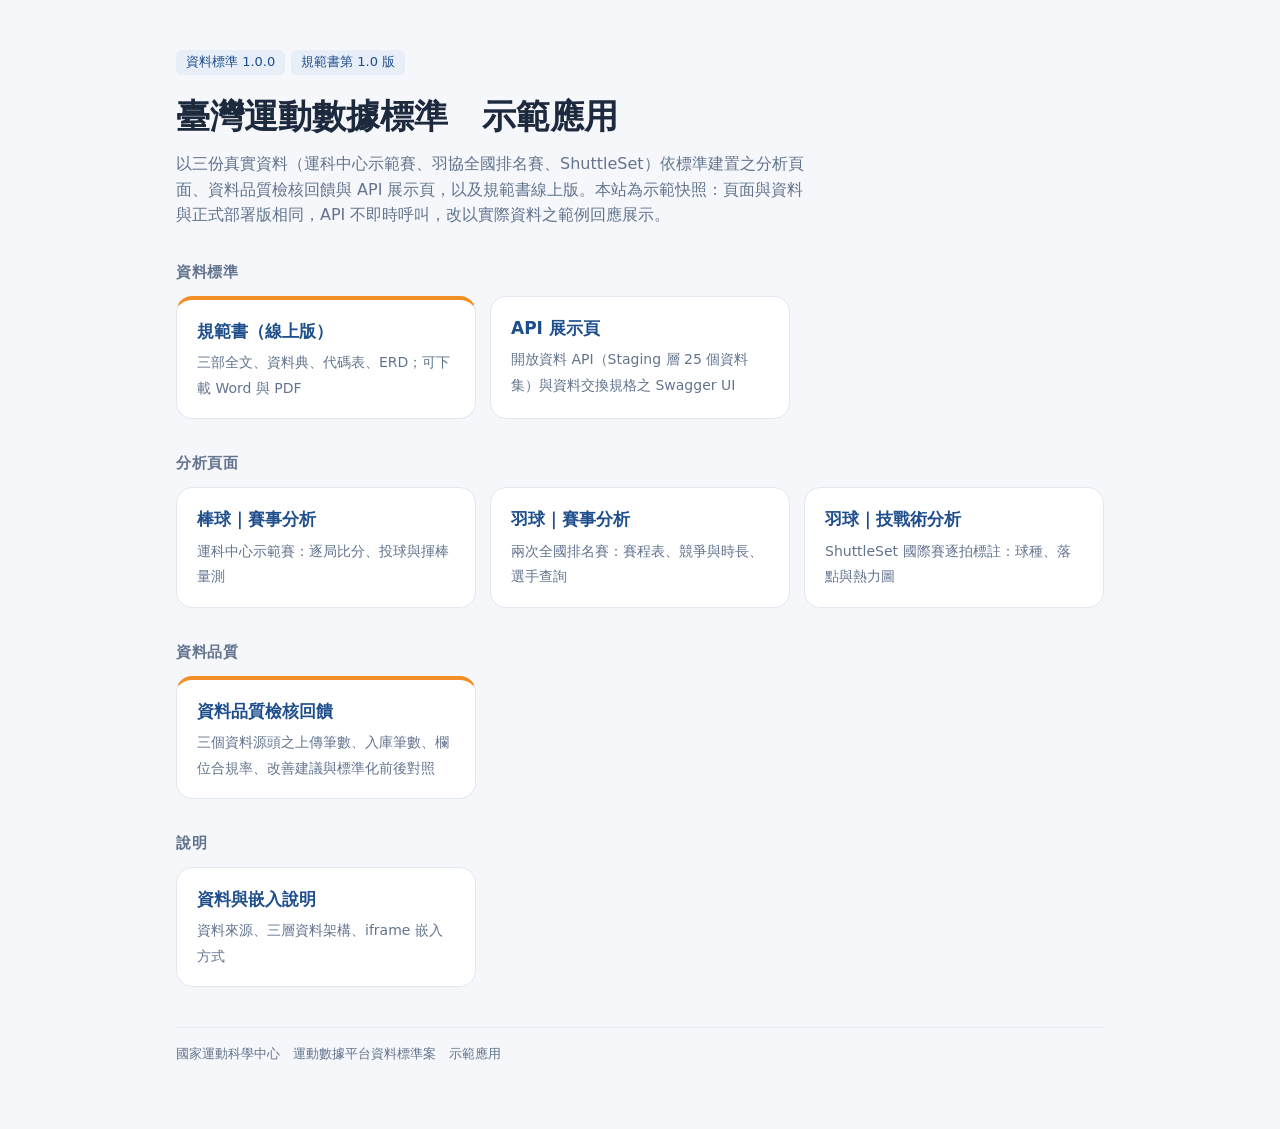
<file: index.html>
<!doctype html>
<html lang="zh-Hant">
<head>
<meta charset="utf-8">
<meta name="viewport" content="width=device-width, initial-scale=1">
<title>臺灣運動數據標準｜示範應用</title>
<meta name="description" content="臺灣運動數據標準 1.0.0 之示範應用：真實資料分析頁面、資料品質檢核回饋、規範書線上版與 API 展示頁">
<style>
  :root { --bg: #F5F7FA; --card: #FFFFFF; --ink: #1D293D; --sub: #62748E; --line: #E2E8F0; --brand: #1E4E8C; --brand-soft: #E8EEF7; --accent: #F29027; }
  * { box-sizing: border-box; }
  body { margin: 0; background: var(--bg); color: var(--ink);
    font-family: "Noto Sans TC", "Microsoft JhengHei", "PingFang TC", system-ui, sans-serif; line-height: 1.6; }
  main { max-width: 960px; margin: 0 auto; padding: 48px 16px 64px; }
  .tag { display: inline-block; font-size: 13px; color: var(--brand); background: var(--brand-soft); border-radius: 6px; padding: 2px 10px; margin-right: 6px; }
  h1 { font-size: clamp(26px, 4vw, 34px); margin: 14px 0 8px; text-wrap: balance; }
  .lead { color: var(--sub); max-width: 62ch; margin: 0 0 32px; }
  h2 { font-size: 15px; letter-spacing: .04em; color: var(--sub); margin: 32px 0 12px; font-weight: 700; }
  .grid { display: grid; grid-template-columns: repeat(auto-fill, minmax(260px, 1fr)); gap: 14px; }
  a.card { display: block; min-width: 0; background: var(--card); border: 1px solid var(--line); border-radius: 16px; padding: 18px 20px;
    color: inherit; text-decoration: none; transition: border-color .15s, box-shadow .15s; }
  a.card:hover, a.card:focus-visible { border-color: var(--brand); box-shadow: 0 4px 16px rgba(30, 78, 140, .12); outline: none; }
  .card b { display: block; font-size: 17px; color: var(--brand); margin-bottom: 4px; }
  .card span { font-size: 14px; color: var(--sub); }
  .card.primary { border-top: 4px solid var(--accent); }
  footer { margin-top: 40px; font-size: 13px; color: var(--sub); border-top: 1px solid var(--line); padding-top: 16px; }
</style>
</head>
<body>
<main>
  <span class="tag">資料標準 1.0.0</span><span class="tag">規範書第 1.0 版</span>
  <h1>臺灣運動數據標準　示範應用</h1>
  <p class="lead">以三份真實資料（運科中心示範賽、羽協全國排名賽、ShuttleSet）依標準建置之分析頁面、資料品質檢核回饋與 API 展示頁，以及規範書線上版。本站為示範快照：頁面與資料與正式部署版相同，API 不即時呼叫，改以實際資料之範例回應展示。</p>

  <h2>資料標準</h2>
  <div class="grid">
    <a class="card primary" href="apps/#/standard"><b>規範書（線上版）</b><span>三部全文、資料典、代碼表、ERD；可下載 Word 與 PDF</span></a>
    <a class="card" href="apps/#/open-api"><b>API 展示頁</b><span>開放資料 API（Staging 層 25 個資料集）與資料交換規格之 Swagger UI</span></a>
  </div>

  <h2>分析頁面</h2>
  <div class="grid">
    <a class="card" href="apps/#/baseball/game"><b>棒球｜賽事分析</b><span>運科中心示範賽：逐局比分、投球與揮棒量測</span></a>
    <a class="card" href="apps/#/badminton/tournament"><b>羽球｜賽事分析</b><span>兩次全國排名賽：賽程表、競爭與時長、選手查詢</span></a>
    <a class="card" href="apps/#/badminton/tactics"><b>羽球｜技戰術分析</b><span>ShuttleSet 國際賽逐拍標註：球種、落點與熱力圖</span></a>
  </div>

  <h2>資料品質</h2>
  <div class="grid">
    <a class="card primary" href="apps/#/quality"><b>資料品質檢核回饋</b><span>三個資料源頭之上傳筆數、入庫筆數、欄位合規率、改善建議與標準化前後對照</span></a>
  </div>

  <h2>說明</h2>
  <div class="grid">
    <a class="card" href="apps/#/about"><b>資料與嵌入說明</b><span>資料來源、三層資料架構、iframe 嵌入方式</span></a>
  </div>

  <footer>國家運動科學中心　運動數據平台資料標準案　示範應用</footer>
</main>
</body>
</html>
</file>
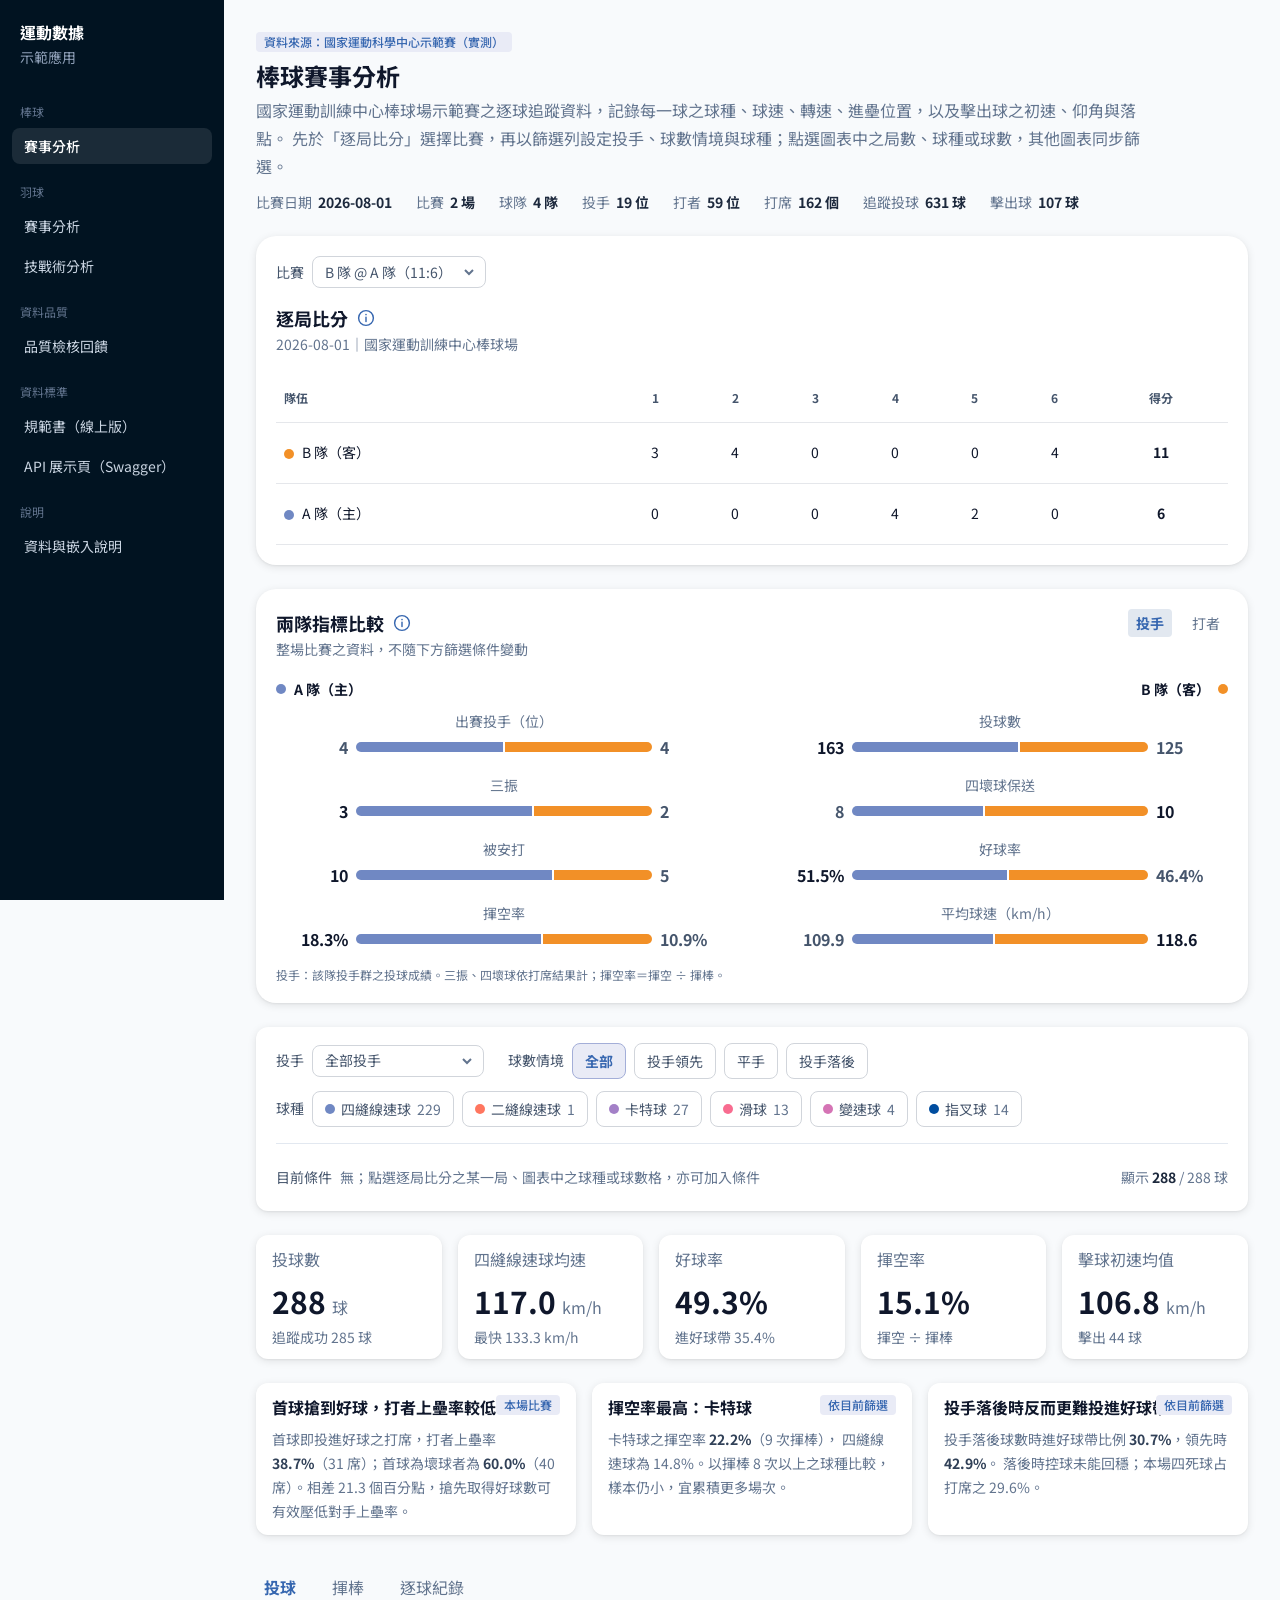
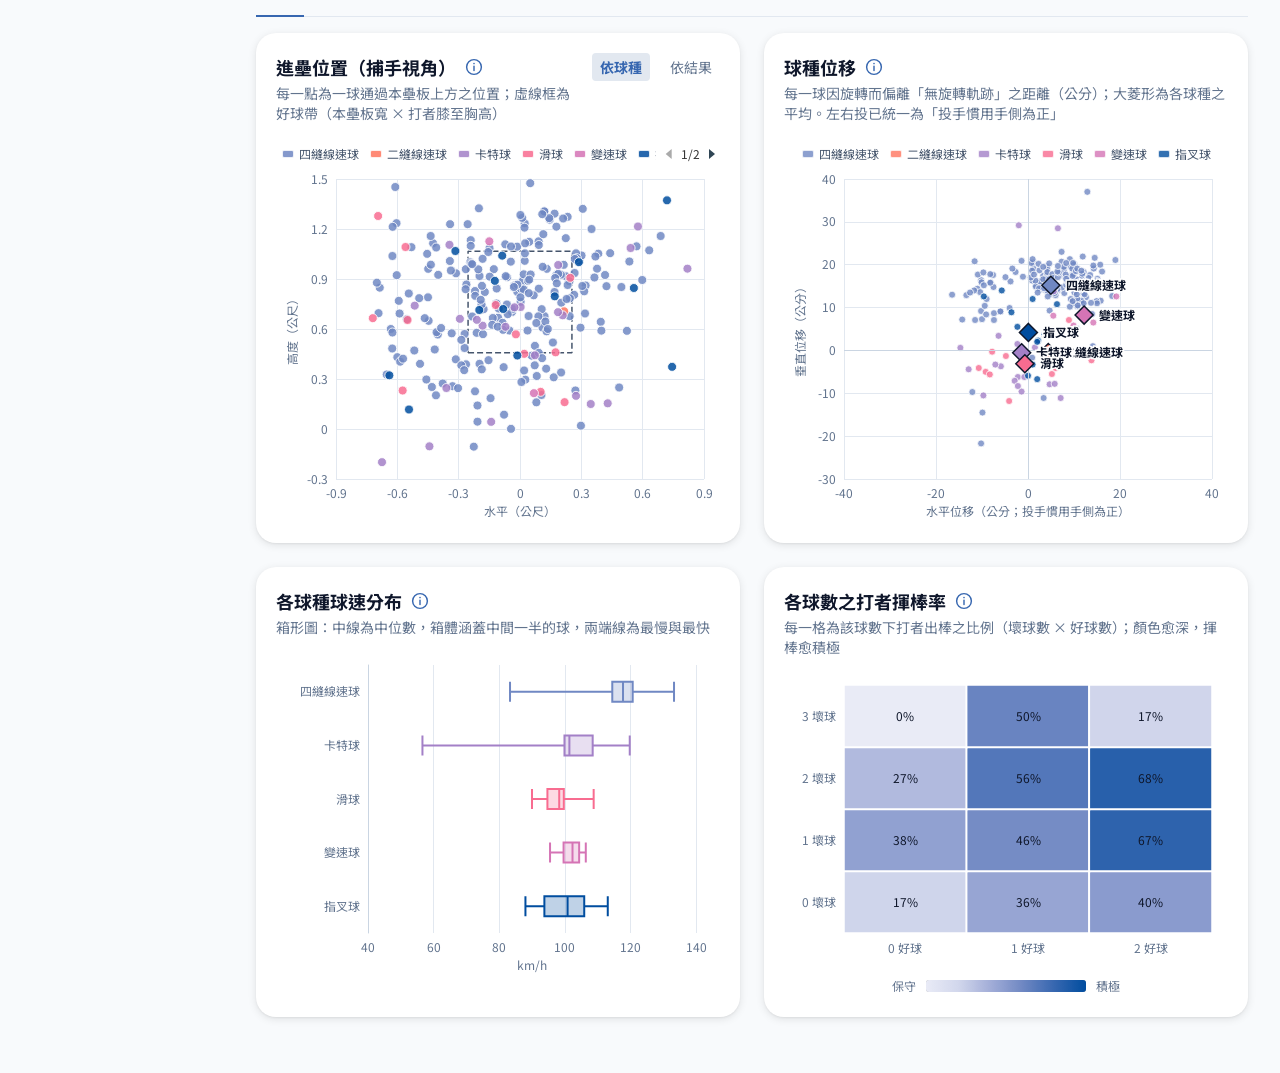
<file: apps/index.html>
<!DOCTYPE html><html  lang="zh-Hant-TW"><head><meta charset="utf-8">
<meta name="viewport" content="width=device-width, initial-scale=1">
<title>運動數據示範應用</title>
<link rel="preconnect" href="https://fonts.googleapis.com">
<link rel="stylesheet" href="https://fonts.googleapis.com/css2?family=Noto+Sans+TC:wght@400;500;700&display=swap">
<link rel="stylesheet" href="./assets/entry.0-yKn_nq.css" crossorigin>
<link rel="modulepreload" as="script" crossorigin href="./assets/CpS2ANFC.js">
<script type="module" src="./assets/CpS2ANFC.js" crossorigin></script>
<link rel="prefetch" as="script" crossorigin href="./assets/CNeXZapM.js">
<link rel="prefetch" as="script" crossorigin href="./assets/DyV7DLQb.js">
<link rel="prefetch" as="script" crossorigin href="./assets/CwdD1D-e.js">
<link rel="prefetch" as="script" crossorigin href="./assets/DlAUqK2U.js">
<link rel="prefetch" as="style" crossorigin href="./assets/error-404.DL_4WIao.css">
<link rel="prefetch" as="script" crossorigin href="./assets/TZNGVIUY.js">
<link rel="prefetch" as="script" crossorigin href="./assets/B1QBVtfF.js">
<link rel="prefetch" as="style" crossorigin href="./assets/error-500.I1Dtv2V5.css">
<link rel="prefetch" as="script" crossorigin href="./assets/Bxq-R-tT.js">
<script id="unhead:payload" type="application/json">{"title":"運動數據示範應用"}</script></head><body><div id="__nuxt"></div><div id="teleports"></div><script>window.__NUXT__={};window.__NUXT__.config={public:{dataBase:"data"},app:{baseURL:"/",buildId:"b7ecaee8-440b-4f27-9c27-3b7ef21843b2",buildAssetsDir:"/assets/",cdnURL:"./"}}</script>
<script type="application/json" data-nuxt-data="nuxt-app" data-ssr="false" id="__NUXT_DATA__">[{"prerenderedAt":1,"serverRendered":2},1793180854976,false]</script></body></html>
</file>
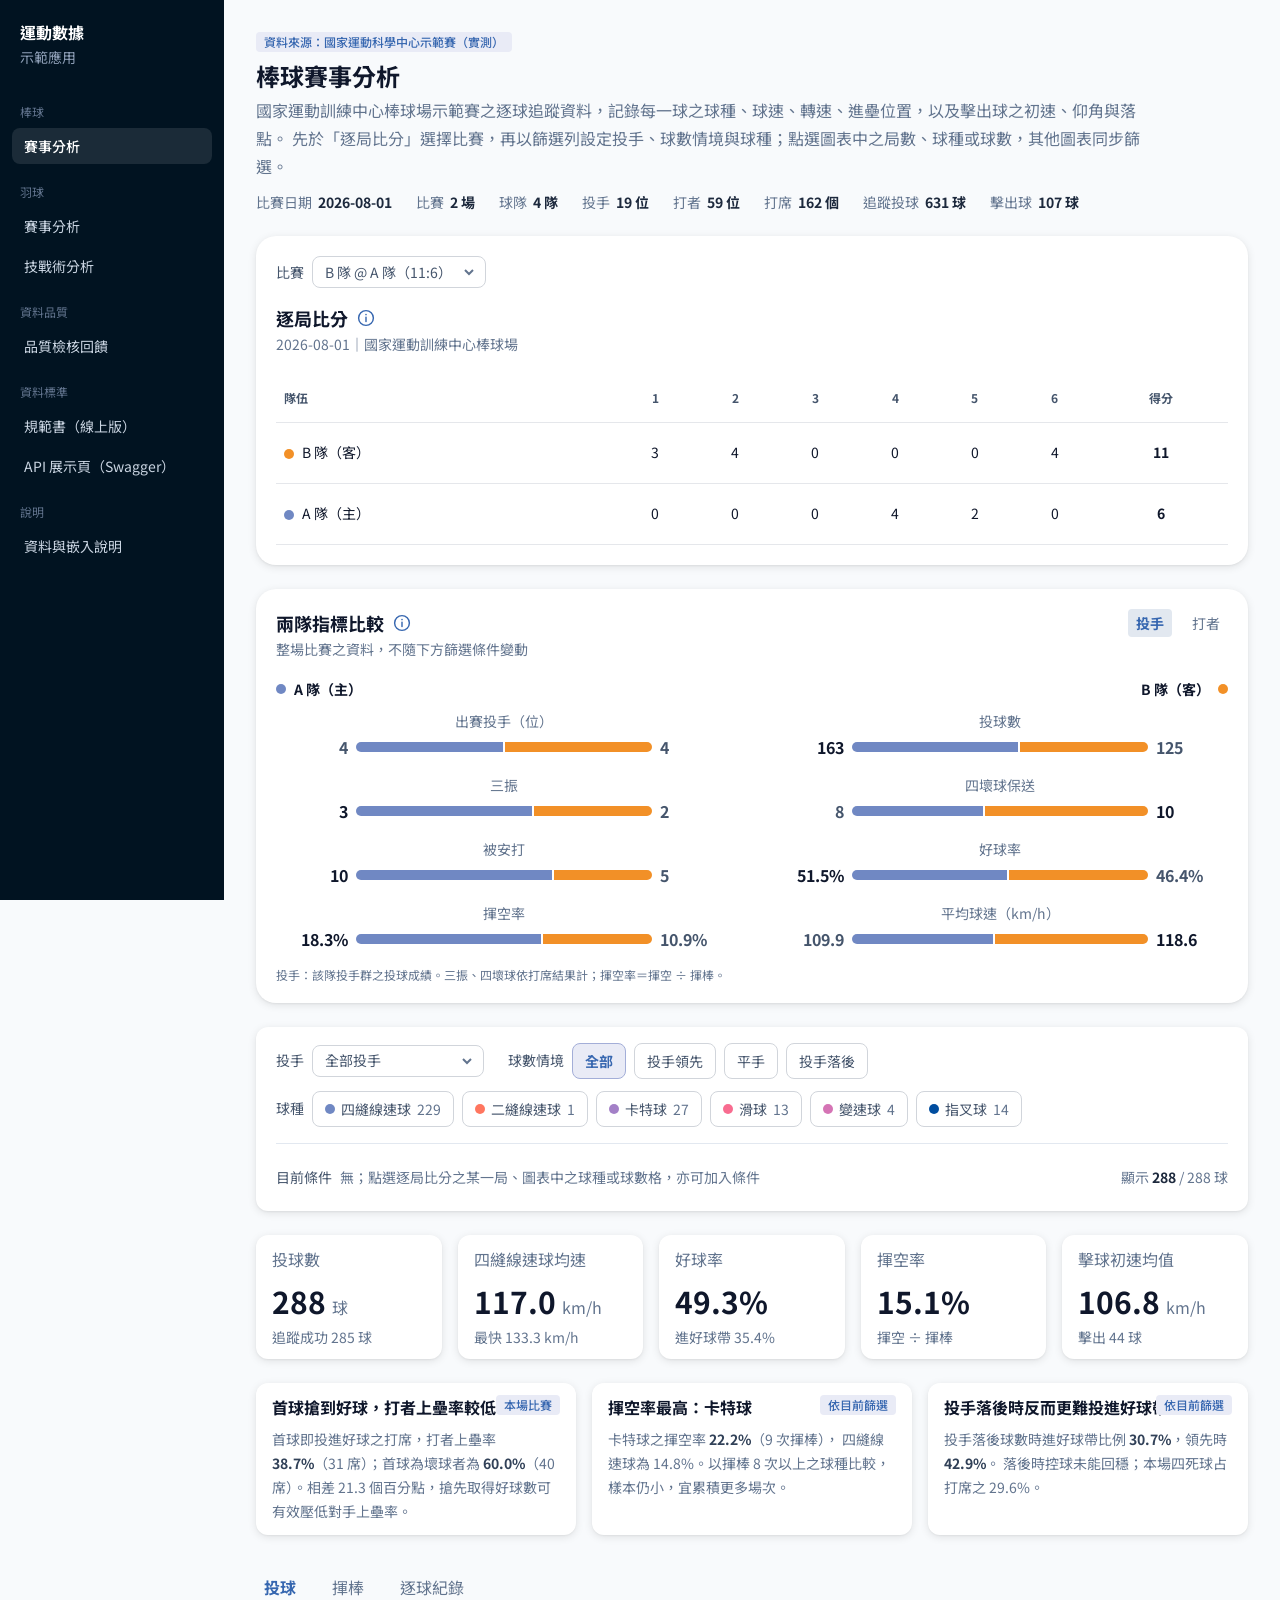
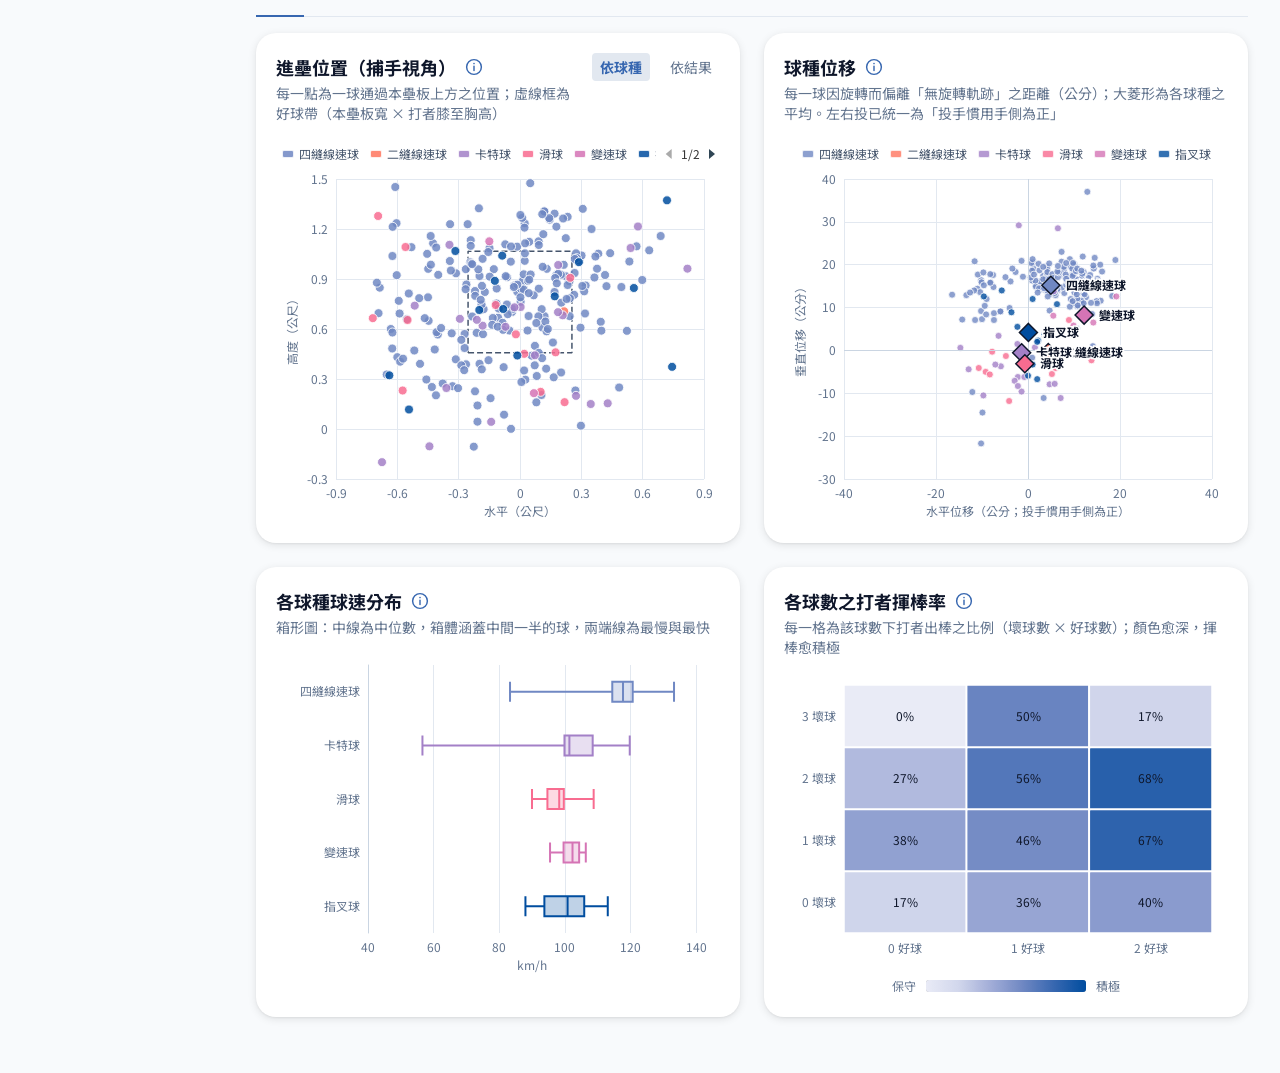
<file: apps/200.html>
<!DOCTYPE html><html  lang="zh-Hant-TW"><head><meta charset="utf-8">
<meta name="viewport" content="width=device-width, initial-scale=1">
<title>運動數據示範應用</title>
<link rel="preconnect" href="https://fonts.googleapis.com">
<link rel="stylesheet" href="https://fonts.googleapis.com/css2?family=Noto+Sans+TC:wght@400;500;700&display=swap">
<link rel="stylesheet" href="./assets/entry.0-yKn_nq.css" crossorigin>
<link rel="modulepreload" as="script" crossorigin href="./assets/CpS2ANFC.js">
<script type="module" src="./assets/CpS2ANFC.js" crossorigin></script>
<link rel="prefetch" as="script" crossorigin href="./assets/CNeXZapM.js">
<link rel="prefetch" as="script" crossorigin href="./assets/DyV7DLQb.js">
<link rel="prefetch" as="script" crossorigin href="./assets/CwdD1D-e.js">
<link rel="prefetch" as="script" crossorigin href="./assets/DlAUqK2U.js">
<link rel="prefetch" as="style" crossorigin href="./assets/error-404.DL_4WIao.css">
<link rel="prefetch" as="script" crossorigin href="./assets/TZNGVIUY.js">
<link rel="prefetch" as="script" crossorigin href="./assets/B1QBVtfF.js">
<link rel="prefetch" as="style" crossorigin href="./assets/error-500.I1Dtv2V5.css">
<link rel="prefetch" as="script" crossorigin href="./assets/Bxq-R-tT.js">
<script id="unhead:payload" type="application/json">{"title":"運動數據示範應用"}</script></head><body><div id="__nuxt"></div><div id="teleports"></div><script>window.__NUXT__={};window.__NUXT__.config={public:{dataBase:"data"},app:{baseURL:"/",buildId:"b7ecaee8-440b-4f27-9c27-3b7ef21843b2",buildAssetsDir:"/assets/",cdnURL:"./"}}</script>
<script type="application/json" data-nuxt-data="nuxt-app" data-ssr="false" id="__NUXT_DATA__">[{"prerenderedAt":1,"serverRendered":2},1793180854975,false]</script></body></html>
</file>
<file: apps/assets/entry.0-yKn_nq.css>
*,::backdrop,:after,:before{--tw-border-spacing-x:0;--tw-border-spacing-y:0;--tw-translate-x:0;--tw-translate-y:0;--tw-rotate:0;--tw-skew-x:0;--tw-skew-y:0;--tw-scale-x:1;--tw-scale-y:1;--tw-pan-x: ;--tw-pan-y: ;--tw-pinch-zoom: ;--tw-scroll-snap-strictness:proximity;--tw-gradient-from-position: ;--tw-gradient-via-position: ;--tw-gradient-to-position: ;--tw-ordinal: ;--tw-slashed-zero: ;--tw-numeric-figure: ;--tw-numeric-spacing: ;--tw-numeric-fraction: ;--tw-ring-inset: ;--tw-ring-offset-width:0px;--tw-ring-offset-color:#fff;--tw-ring-color:#3b82f680;--tw-ring-offset-shadow:0 0 #0000;--tw-ring-shadow:0 0 #0000;--tw-shadow:0 0 #0000;--tw-shadow-colored:0 0 #0000;--tw-blur: ;--tw-brightness: ;--tw-contrast: ;--tw-grayscale: ;--tw-hue-rotate: ;--tw-invert: ;--tw-saturate: ;--tw-sepia: ;--tw-drop-shadow: ;--tw-backdrop-blur: ;--tw-backdrop-brightness: ;--tw-backdrop-contrast: ;--tw-backdrop-grayscale: ;--tw-backdrop-hue-rotate: ;--tw-backdrop-invert: ;--tw-backdrop-opacity: ;--tw-backdrop-saturate: ;--tw-backdrop-sepia: ;--tw-contain-size: ;--tw-contain-layout: ;--tw-contain-paint: ;--tw-contain-style: }:host,html{line-height:1.5;-webkit-text-size-adjust:100%;font-family:Noto Sans TC,ui-sans-serif,system-ui,sans-serif;font-feature-settings:normal;font-variation-settings:normal;tab-size:4;-webkit-tap-highlight-color:transparent}sub,sup{font-size:75%;line-height:0;position:relative;vertical-align:initial}button,input:where([type=button]),input:where([type=reset]),input:where([type=submit]){-webkit-appearance:button;background-color:initial;background-image:none}progress{vertical-align:initial}.gap-x-10{column-gap:2.5rem}.gap-x-3{column-gap:.75rem}.gap-x-4{column-gap:1rem}.gap-x-5{column-gap:1.25rem}.gap-x-6{column-gap:1.5rem}.border-transparent{border-color:#0000}.shadow{--tw-shadow:0 1px 3px 0 #0000001a,0 1px 2px -1px #0000001a;--tw-shadow-colored:0 1px 3px 0 var(--tw-shadow-color),0 1px 2px -1px var(--tw-shadow-color)}*,:after,:before{--tw-border-spacing-x:0;--tw-border-spacing-y:0;--tw-translate-x:0;--tw-translate-y:0;--tw-rotate:0;--tw-skew-x:0;--tw-skew-y:0;--tw-scale-x:1;--tw-scale-y:1;--tw-pan-x: ;--tw-pan-y: ;--tw-pinch-zoom: ;--tw-scroll-snap-strictness:proximity;--tw-gradient-from-position: ;--tw-gradient-via-position: ;--tw-gradient-to-position: ;--tw-ordinal: ;--tw-slashed-zero: ;--tw-numeric-figure: ;--tw-numeric-spacing: ;--tw-numeric-fraction: ;--tw-ring-inset: ;--tw-ring-offset-width:0px;--tw-ring-offset-color:#fff;--tw-ring-color:rgba(59,130,246,.5);--tw-ring-offset-shadow:0 0 #0000;--tw-ring-shadow:0 0 #0000;--tw-shadow:0 0 #0000;--tw-shadow-colored:0 0 #0000;--tw-blur: ;--tw-brightness: ;--tw-contrast: ;--tw-grayscale: ;--tw-hue-rotate: ;--tw-invert: ;--tw-saturate: ;--tw-sepia: ;--tw-drop-shadow: ;--tw-backdrop-blur: ;--tw-backdrop-brightness: ;--tw-backdrop-contrast: ;--tw-backdrop-grayscale: ;--tw-backdrop-hue-rotate: ;--tw-backdrop-invert: ;--tw-backdrop-opacity: ;--tw-backdrop-saturate: ;--tw-backdrop-sepia: ;--tw-contain-size: ;--tw-contain-layout: ;--tw-contain-paint: ;--tw-contain-style: }::backdrop{--tw-border-spacing-x:0;--tw-border-spacing-y:0;--tw-translate-x:0;--tw-translate-y:0;--tw-rotate:0;--tw-skew-x:0;--tw-skew-y:0;--tw-scale-x:1;--tw-scale-y:1;--tw-pan-x: ;--tw-pan-y: ;--tw-pinch-zoom: ;--tw-scroll-snap-strictness:proximity;--tw-gradient-from-position: ;--tw-gradient-via-position: ;--tw-gradient-to-position: ;--tw-ordinal: ;--tw-slashed-zero: ;--tw-numeric-figure: ;--tw-numeric-spacing: ;--tw-numeric-fraction: ;--tw-ring-inset: ;--tw-ring-offset-width:0px;--tw-ring-offset-color:#fff;--tw-ring-color:rgba(59,130,246,.5);--tw-ring-offset-shadow:0 0 #0000;--tw-ring-shadow:0 0 #0000;--tw-shadow:0 0 #0000;--tw-shadow-colored:0 0 #0000;--tw-blur: ;--tw-brightness: ;--tw-contrast: ;--tw-grayscale: ;--tw-hue-rotate: ;--tw-invert: ;--tw-saturate: ;--tw-sepia: ;--tw-drop-shadow: ;--tw-backdrop-blur: ;--tw-backdrop-brightness: ;--tw-backdrop-contrast: ;--tw-backdrop-grayscale: ;--tw-backdrop-hue-rotate: ;--tw-backdrop-invert: ;--tw-backdrop-opacity: ;--tw-backdrop-saturate: ;--tw-backdrop-sepia: ;--tw-contain-size: ;--tw-contain-layout: ;--tw-contain-paint: ;--tw-contain-style: }*,:after,:before{border:0 solid #e5e7eb;box-sizing:border-box}:after,:before{--tw-content:""}:host,html{line-height:1.5;-webkit-text-size-adjust:100%;font-family:Noto Sans TC,ui-sans-serif,system-ui,sans-serif;font-feature-settings:normal;font-variation-settings:normal;-moz-tab-size:4;-o-tab-size:4;tab-size:4;-webkit-tap-highlight-color:transparent}body{line-height:inherit;margin:0}hr{border-top-width:1px;color:inherit;height:0}abbr:where([title]){-webkit-text-decoration:underline dotted;text-decoration:underline dotted}h1,h2,h3,h4,h5,h6{font-size:inherit;font-weight:inherit}a{color:inherit;text-decoration:inherit}b,strong{font-weight:bolder}code,kbd,pre,samp{font-family:ui-monospace,SFMono-Regular,Menlo,Monaco,Consolas,Liberation Mono,Courier New,monospace;font-feature-settings:normal;font-size:1em;font-variation-settings:normal}small{font-size:80%}sub,sup{font-size:75%;line-height:0;position:relative;vertical-align:baseline}sub{bottom:-.25em}sup{top:-.5em}table{border-collapse:collapse;border-color:inherit;text-indent:0}button,input,optgroup,select,textarea{color:inherit;font-family:inherit;font-feature-settings:inherit;font-size:100%;font-variation-settings:inherit;font-weight:inherit;letter-spacing:inherit;line-height:inherit;margin:0;padding:0}button,select{text-transform:none}button,input:where([type=button]),input:where([type=reset]),input:where([type=submit]){-webkit-appearance:button;background-color:transparent;background-image:none}:-moz-focusring{outline:auto}:-moz-ui-invalid{box-shadow:none}progress{vertical-align:baseline}::-webkit-inner-spin-button,::-webkit-outer-spin-button{height:auto}[type=search]{-webkit-appearance:textfield;outline-offset:-2px}::-webkit-search-decoration{-webkit-appearance:none}::-webkit-file-upload-button{-webkit-appearance:button;font:inherit}summary{display:list-item}blockquote,dd,dl,figure,h1,h2,h3,h4,h5,h6,hr,p,pre{margin:0}fieldset{margin:0}fieldset,legend{padding:0}menu,ol,ul{list-style:none;margin:0;padding:0}dialog{padding:0}textarea{resize:vertical}input::-moz-placeholder,textarea::-moz-placeholder{color:#99a1af;opacity:1}input::placeholder,textarea::placeholder{color:#99a1af;opacity:1}[role=button],button{cursor:pointer}:disabled{cursor:default}audio,canvas,embed,iframe,img,object,svg,video{display:block;vertical-align:middle}img,video{height:auto;max-width:100%}[hidden]:where(:not([hidden=until-found])){display:none}.visible{visibility:visible}.collapse{visibility:collapse}.fixed{position:fixed}.absolute{position:absolute}.relative{position:relative}.sticky{position:sticky}.inset-0{inset:0}.left-0{left:0}.right-4{right:1rem}.top-0{top:0}.top-3{top:.75rem}.top-4{top:1rem}.top-full{top:100%}.z-10{z-index:10}.z-30{z-index:30}.mx-auto{margin-left:auto;margin-right:auto}.my-2{margin-bottom:.5rem;margin-top:.5rem}.-mt-1{margin-top:-.25rem}.mb-0\.5{margin-bottom:.125rem}.mb-1{margin-bottom:.25rem}.mb-10{margin-bottom:2.5rem}.mb-2{margin-bottom:.5rem}.mb-3{margin-bottom:.75rem}.mb-4{margin-bottom:1rem}.mb-5{margin-bottom:1.25rem}.mb-6{margin-bottom:1.5rem}.ml-1{margin-left:.25rem}.ml-auto{margin-left:auto}.mr-1{margin-right:.25rem}.mr-2{margin-right:.5rem}.mt-0\.5{margin-top:.125rem}.mt-1{margin-top:.25rem}.mt-2{margin-top:.5rem}.mt-3{margin-top:.75rem}.mt-4{margin-top:1rem}.block{display:block}.inline-block{display:inline-block}.flex{display:flex}.inline-flex{display:inline-flex}.table{display:table}.grid{display:grid}.hidden{display:none}.h-10{height:2.5rem}.h-2\.5{height:.625rem}.h-5{height:1.25rem}.h-6{height:1.5rem}.h-8{height:2rem}.h-9{height:2.25rem}.h-\[22px\]{height:22px}.h-\[26px\]{height:26px}.h-auto{height:auto}.h-full{height:100%}.h-screen{height:100vh}.max-h-\[640px\]{max-height:640px}.max-h-\[760px\]{max-height:760px}.max-h-\[calc\(100vh-2rem\)\]{max-height:calc(100vh - 2rem)}.min-h-\[32px\]{min-height:32px}.min-h-\[52px\]{min-height:52px}.min-h-screen{min-height:100vh}.w-12{width:3rem}.w-2{width:.5rem}.w-2\.5{width:.625rem}.w-4{width:1rem}.w-44{width:11rem}.w-5{width:1.25rem}.w-56{width:14rem}.w-6{width:1.5rem}.w-\[min\(30rem\,calc\(100vw-3rem\)\)\]{width:min(30rem,calc(100vw - 3rem))}.w-full{width:100%}.min-w-0{min-width:0}.min-w-\[12rem\]{min-width:12rem}.min-w-\[14rem\]{min-width:14rem}.min-w-\[16rem\]{min-width:16rem}.min-w-\[3\.2rem\]{min-width:3.2rem}.max-w-4xl{max-width:56rem}.max-w-\[1280px\]{max-width:1280px}.max-w-full{max-width:100%}.max-w-md{max-width:28rem}.flex-1{flex:1 1 0%}.shrink-0{flex-shrink:0}.border-collapse{border-collapse:collapse}.origin-top-left{transform-origin:top left}.transform{transform:translate(var(--tw-translate-x),var(--tw-translate-y)) rotate(var(--tw-rotate)) skew(var(--tw-skew-x)) skewY(var(--tw-skew-y)) scaleX(var(--tw-scale-x)) scaleY(var(--tw-scale-y))}@keyframes pulse{50%{opacity:.5}}.animate-pulse{animation:pulse 2s cubic-bezier(.4,0,.6,1) infinite}.cursor-pointer{cursor:pointer}.scroll-mt-4{scroll-margin-top:1rem}.list-disc{list-style-type:disc}.grid-cols-1{grid-template-columns:repeat(1,minmax(0,1fr))}.grid-cols-2{grid-template-columns:repeat(2,minmax(0,1fr))}.grid-cols-3{grid-template-columns:repeat(3,minmax(0,1fr))}.grid-cols-\[4\.5rem_1fr_4\.5rem\]{grid-template-columns:4.5rem 1fr 4.5rem}.grid-cols-\[minmax\(0\,1fr\)_4rem_minmax\(0\,1fr\)\]{grid-template-columns:minmax(0,1fr) 4rem minmax(0,1fr)}.flex-col{flex-direction:column}.flex-wrap{flex-wrap:wrap}.items-start{align-items:flex-start}.items-end{align-items:flex-end}.items-center{align-items:center}.items-baseline{align-items:baseline}.justify-end{justify-content:flex-end}.justify-center{justify-content:center}.justify-between{justify-content:space-between}.gap-0\.5{gap:.125rem}.gap-1{gap:.25rem}.gap-1\.5{gap:.375rem}.gap-2{gap:.5rem}.gap-2\.5{gap:.625rem}.gap-3{gap:.75rem}.gap-4{gap:1rem}.gap-5{gap:1.25rem}.gap-6{gap:1.5rem}.gap-x-10{-moz-column-gap:2.5rem;column-gap:2.5rem}.gap-x-3{-moz-column-gap:.75rem;column-gap:.75rem}.gap-x-4{-moz-column-gap:1rem;column-gap:1rem}.gap-x-5{-moz-column-gap:1.25rem;column-gap:1.25rem}.gap-x-6{-moz-column-gap:1.5rem;column-gap:1.5rem}.gap-y-1{row-gap:.25rem}.gap-y-2{row-gap:.5rem}.gap-y-3{row-gap:.75rem}.gap-y-4{row-gap:1rem}.space-y-3>:not([hidden])~:not([hidden]){--tw-space-y-reverse:0;margin-bottom:calc(.75rem*var(--tw-space-y-reverse));margin-top:calc(.75rem*(1 - var(--tw-space-y-reverse)))}.divide-y>:not([hidden])~:not([hidden]){--tw-divide-y-reverse:0;border-bottom-width:calc(1px*var(--tw-divide-y-reverse));border-top-width:calc(1px*(1 - var(--tw-divide-y-reverse)))}.divide-slate-100>:not([hidden])~:not([hidden]){--tw-divide-opacity:1;border-color:rgb(241 245 249/var(--tw-divide-opacity,1))}.overflow-auto{overflow:auto}.overflow-hidden{overflow:hidden}.overflow-x-auto{overflow-x:auto}.overflow-y-auto{overflow-y:auto}.overflow-y-hidden{overflow-y:hidden}.truncate{overflow:hidden;text-overflow:ellipsis}.truncate,.whitespace-nowrap{white-space:nowrap}.break-all{word-break:break-all}.rounded{border-radius:.25rem}.rounded-card{border-radius:12px}.rounded-chart{border-radius:20px}.rounded-full{border-radius:9999px}.rounded-lg{border-radius:.5rem}.rounded-l-full{border-bottom-left-radius:9999px;border-top-left-radius:9999px}.rounded-r-full{border-bottom-right-radius:9999px;border-top-right-radius:9999px}.rounded-r-lg{border-bottom-right-radius:.5rem;border-top-right-radius:.5rem}.border{border-width:1px}.border-b{border-bottom-width:1px}.border-b-2{border-bottom-width:2px}.border-l-4{border-left-width:4px}.border-t{border-top-width:1px}.border-brand-300{--tw-border-opacity:1;border-color:rgb(163 174 216/var(--tw-border-opacity,1))}.border-brand-600{--tw-border-opacity:1;border-color:rgb(55 103 176/var(--tw-border-opacity,1))}.border-gray-200{--tw-border-opacity:1;border-color:rgb(229 231 235/var(--tw-border-opacity,1))}.border-gray-300{--tw-border-opacity:1;border-color:rgb(209 213 219/var(--tw-border-opacity,1))}.border-slate-100{--tw-border-opacity:1;border-color:rgb(241 245 249/var(--tw-border-opacity,1))}.border-slate-200{--tw-border-opacity:1;border-color:rgb(226 232 240/var(--tw-border-opacity,1))}.border-slate-300{--tw-border-opacity:1;border-color:rgb(202 213 226/var(--tw-border-opacity,1))}.border-transparent{border-color:transparent}.bg-accent-100{--tw-bg-opacity:1;background-color:rgb(253 230 207/var(--tw-bg-opacity,1))}.bg-accent-50{--tw-bg-opacity:1;background-color:rgb(254 243 232/var(--tw-bg-opacity,1))}.bg-bad-50{--tw-bg-opacity:1;background-color:rgb(254 242 242/var(--tw-bg-opacity,1))}.bg-bad-500{--tw-bg-opacity:1;background-color:rgb(251 44 54/var(--tw-bg-opacity,1))}.bg-brand-100{--tw-bg-opacity:1;background-color:rgb(210 215 236/var(--tw-bg-opacity,1))}.bg-brand-50{--tw-bg-opacity:1;background-color:rgb(233 235 246/var(--tw-bg-opacity,1))}.bg-brand-50\/60{background-color:#e9ebf699}.bg-brand-600{--tw-bg-opacity:1;background-color:rgb(55 103 176/var(--tw-bg-opacity,1))}.bg-ink{--tw-bg-opacity:1;background-color:rgb(1 19 33/var(--tw-bg-opacity,1))}.bg-slate-100{--tw-bg-opacity:1;background-color:rgb(241 245 249/var(--tw-bg-opacity,1))}.bg-slate-200{--tw-bg-opacity:1;background-color:rgb(226 232 240/var(--tw-bg-opacity,1))}.bg-slate-50{--tw-bg-opacity:1;background-color:rgb(248 250 252/var(--tw-bg-opacity,1))}.bg-slate-900{--tw-bg-opacity:1;background-color:rgb(15 23 43/var(--tw-bg-opacity,1))}.bg-sun-100{--tw-bg-opacity:1;background-color:rgb(255 246 215/var(--tw-bg-opacity,1))}.bg-sun-50{--tw-bg-opacity:1;background-color:rgb(255 251 236/var(--tw-bg-opacity,1))}.bg-white{--tw-bg-opacity:1;background-color:rgb(255 255 255/var(--tw-bg-opacity,1))}.bg-white\/10{background-color:#ffffff1a}.\!bg-none{background-image:none!important}.p-0{padding:0}.p-4{padding:1rem}.p-5{padding:1.25rem}.px-1{padding-left:.25rem;padding-right:.25rem}.px-1\.5{padding-left:.375rem;padding-right:.375rem}.px-2{padding-left:.5rem;padding-right:.5rem}.px-2\.5{padding-left:.625rem;padding-right:.625rem}.px-3{padding-left:.75rem;padding-right:.75rem}.px-4{padding-left:1rem;padding-right:1rem}.px-5{padding-left:1.25rem;padding-right:1.25rem}.px-6{padding-left:1.5rem;padding-right:1.5rem}.py-0\.5{padding-bottom:.125rem;padding-top:.125rem}.py-1{padding-bottom:.25rem;padding-top:.25rem}.py-1\.5{padding-bottom:.375rem;padding-top:.375rem}.py-2{padding-bottom:.5rem;padding-top:.5rem}.py-2\.5{padding-bottom:.625rem;padding-top:.625rem}.py-3{padding-bottom:.75rem;padding-top:.75rem}.py-4{padding-bottom:1rem;padding-top:1rem}.py-5{padding-bottom:1.25rem;padding-top:1.25rem}.py-6{padding-bottom:1.5rem;padding-top:1.5rem}.py-8{padding-bottom:2rem;padding-top:2rem}.\!pr-3{padding-right:.75rem!important}.pb-1{padding-bottom:.25rem}.pb-2{padding-bottom:.5rem}.pl-3{padding-left:.75rem}.pl-5{padding-left:1.25rem}.pl-6{padding-left:1.5rem}.pr-16{padding-right:4rem}.pr-2{padding-right:.5rem}.pr-3{padding-right:.75rem}.pt-3{padding-top:.75rem}.pt-4{padding-top:1rem}.text-left{text-align:left}.text-center{text-align:center}.text-right{text-align:right}.align-middle{vertical-align:middle}.font-mono{font-family:ui-monospace,SFMono-Regular,Menlo,Monaco,Consolas,Liberation Mono,Courier New,monospace}.text-2xl{font-size:1.5rem;line-height:2rem}.text-\[0\.92em\]{font-size:.92em}.text-\[10px\]{font-size:10px}.text-\[11px\]{font-size:11px}.text-\[13px\]{font-size:13px}.text-\[14px\]{font-size:14px}.text-\[15px\]{font-size:15px}.text-\[30px\]{font-size:30px}.text-base{font-size:1rem;line-height:1.5rem}.text-lg{font-size:1.125rem;line-height:1.75rem}.text-sm{font-size:.875rem;line-height:1.25rem}.text-xl{font-size:1.25rem;line-height:1.75rem}.text-xs{font-size:.75rem;line-height:1rem}.font-bold{font-weight:700}.font-medium{font-weight:500}.font-normal{font-weight:400}.leading-5{line-height:1.25rem}.leading-6{line-height:1.5rem}.leading-7{line-height:1.75rem}.leading-8{line-height:2rem}.leading-9{line-height:2.25rem}.leading-none{line-height:1}.text-\[\#7A5C1E\]{--tw-text-opacity:1;color:rgb(122 92 30/var(--tw-text-opacity,1))}.text-accent-800{--tw-text-opacity:1;color:rgb(192 82 4/var(--tw-text-opacity,1))}.text-accent-900{--tw-text-opacity:1;color:rgb(141 60 2/var(--tw-text-opacity,1))}.text-bad-700{--tw-text-opacity:1;color:rgb(193 0 7/var(--tw-text-opacity,1))}.text-brand-400{--tw-text-opacity:1;color:rgb(138 153 208/var(--tw-text-opacity,1))}.text-brand-600{--tw-text-opacity:1;color:rgb(55 103 176/var(--tw-text-opacity,1))}.text-brand-700{--tw-text-opacity:1;color:rgb(0 77 159/var(--tw-text-opacity,1))}.text-brand-900{--tw-text-opacity:1;color:rgb(0 49 102/var(--tw-text-opacity,1))}.text-slate-100{--tw-text-opacity:1;color:rgb(241 245 249/var(--tw-text-opacity,1))}.text-slate-300{--tw-text-opacity:1;color:rgb(202 213 226/var(--tw-text-opacity,1))}.text-slate-400{--tw-text-opacity:1;color:rgb(144 161 185/var(--tw-text-opacity,1))}.text-slate-500{--tw-text-opacity:1;color:rgb(98 116 142/var(--tw-text-opacity,1))}.text-slate-600{--tw-text-opacity:1;color:rgb(69 85 108/var(--tw-text-opacity,1))}.text-slate-700{--tw-text-opacity:1;color:rgb(49 65 88/var(--tw-text-opacity,1))}.text-slate-800{--tw-text-opacity:1;color:rgb(29 41 61/var(--tw-text-opacity,1))}.text-slate-900{--tw-text-opacity:1;color:rgb(15 23 43/var(--tw-text-opacity,1))}.text-white{--tw-text-opacity:1;color:rgb(255 255 255/var(--tw-text-opacity,1))}.underline{text-decoration-line:underline}.underline-offset-2{text-underline-offset:2px}.opacity-40{opacity:.4}.shadow{--tw-shadow:0 1px 3px 0 rgba(0,0,0,.1),0 1px 2px -1px rgba(0,0,0,.1);--tw-shadow-colored:0 1px 3px 0 var(--tw-shadow-color),0 1px 2px -1px var(--tw-shadow-color)}.shadow,.shadow-card{box-shadow:var(--tw-ring-offset-shadow,0 0 #0000),var(--tw-ring-shadow,0 0 #0000),var(--tw-shadow)}.shadow-card{--tw-shadow:0 1px 2px #0000000d,0 2px 8px #0000001a;--tw-shadow-colored:0 1px 2px var(--tw-shadow-color),0 2px 8px var(--tw-shadow-color)}.ring{--tw-ring-offset-shadow:var(--tw-ring-inset) 0 0 0 var(--tw-ring-offset-width) var(--tw-ring-offset-color);--tw-ring-shadow:var(--tw-ring-inset) 0 0 0 calc(3px + var(--tw-ring-offset-width)) var(--tw-ring-color)}.ring,.ring-1{box-shadow:var(--tw-ring-offset-shadow),var(--tw-ring-shadow),var(--tw-shadow,0 0 #0000)}.ring-1{--tw-ring-offset-shadow:var(--tw-ring-inset) 0 0 0 var(--tw-ring-offset-width) var(--tw-ring-offset-color);--tw-ring-shadow:var(--tw-ring-inset) 0 0 0 calc(1px + var(--tw-ring-offset-width)) var(--tw-ring-color)}.ring-2{--tw-ring-offset-shadow:var(--tw-ring-inset) 0 0 0 var(--tw-ring-offset-width) var(--tw-ring-offset-color);--tw-ring-shadow:var(--tw-ring-inset) 0 0 0 calc(2px + var(--tw-ring-offset-width)) var(--tw-ring-color);box-shadow:var(--tw-ring-offset-shadow),var(--tw-ring-shadow),var(--tw-shadow,0 0 #0000)}.ring-inset{--tw-ring-inset:inset}.ring-accent-500{--tw-ring-opacity:1;--tw-ring-color:rgb(242 144 39/var(--tw-ring-opacity,1))}.ring-brand-300{--tw-ring-opacity:1;--tw-ring-color:rgb(163 174 216/var(--tw-ring-opacity,1))}.ring-brand-600{--tw-ring-opacity:1;--tw-ring-color:rgb(55 103 176/var(--tw-ring-opacity,1))}.ring-slate-200{--tw-ring-opacity:1;--tw-ring-color:rgb(226 232 240/var(--tw-ring-opacity,1))}.filter{filter:var(--tw-blur) var(--tw-brightness) var(--tw-contrast) var(--tw-grayscale) var(--tw-hue-rotate) var(--tw-invert) var(--tw-saturate) var(--tw-sepia) var(--tw-drop-shadow)}.transition{transition-duration:.15s;transition-property:color,background-color,border-color,text-decoration-color,fill,stroke,opacity,box-shadow,transform,filter,backdrop-filter;transition-timing-function:cubic-bezier(.4,0,.2,1)}.\[overflow-wrap\:anywhere\]{overflow-wrap:anywhere}body,html{background:#f8fafc;color:#0f172b}body{font-family:Noto Sans TC,ui-sans-serif,system-ui,sans-serif}.num{font-variant-numeric:tabular-nums}.t{border-collapse:collapse;font-size:14px;width:100%}.t th{color:#45556c;font-size:12px;font-weight:700;height:48px;text-align:left;white-space:nowrap}.t td,.t th{border-bottom:1px solid #e5e7eb;padding:10px 8px}.t td.c,.t th.c{text-align:center}.t tbody tr:hover{background:#f8fafc}.sel{-webkit-appearance:none;-moz-appearance:none;appearance:none;background:#fff url("data:image/svg+xml;charset=utf-8,%3Csvg xmlns='http://www.w3.org/2000/svg' width='12' height='12' fill='none' stroke='%2362748e' stroke-width='2'%3E%3Cpath d='m2 4 4 4 4-4'/%3E%3C/svg%3E") no-repeat right 10px center;border:1px solid #d1d5db;border-radius:8px;color:#45556c;font-size:14px;height:32px;padding:0 32px 0 12px}.sel:focus{outline:2px solid #a3aed8;outline-offset:0}.lbl{color:#45556c;font-size:14px}.t.wide{min-width:720px}.t.log thead th{background:#fff;position:sticky;top:0;z-index:1}.t.log tr.pa-head td{background:#f1f5f9;font-size:13px;padding:8px}.t.log tr.pa-head:hover{background:#f1f5f9}.hover\:border-bad-500:hover{--tw-border-opacity:1;border-color:rgb(251 44 54/var(--tw-border-opacity,1))}.hover\:\!bg-slate-50:hover{--tw-bg-opacity:1!important;background-color:rgb(248 250 252/var(--tw-bg-opacity,1))!important}.hover\:bg-brand-100:hover{--tw-bg-opacity:1;background-color:rgb(210 215 236/var(--tw-bg-opacity,1))}.hover\:bg-brand-50:hover{--tw-bg-opacity:1;background-color:rgb(233 235 246/var(--tw-bg-opacity,1))}.hover\:bg-brand-700:hover{--tw-bg-opacity:1;background-color:rgb(0 77 159/var(--tw-bg-opacity,1))}.hover\:bg-slate-100:hover{--tw-bg-opacity:1;background-color:rgb(241 245 249/var(--tw-bg-opacity,1))}.hover\:bg-slate-50:hover{--tw-bg-opacity:1;background-color:rgb(248 250 252/var(--tw-bg-opacity,1))}.hover\:bg-white\/10:hover{background-color:#ffffff1a}.hover\:text-bad-700:hover{--tw-text-opacity:1;color:rgb(193 0 7/var(--tw-text-opacity,1))}.hover\:text-brand-600:hover{--tw-text-opacity:1;color:rgb(55 103 176/var(--tw-text-opacity,1))}.hover\:text-slate-700:hover{--tw-text-opacity:1;color:rgb(49 65 88/var(--tw-text-opacity,1))}.hover\:underline:hover{text-decoration-line:underline}.hover\:ring-brand-600:hover{--tw-ring-opacity:1;--tw-ring-color:rgb(55 103 176/var(--tw-ring-opacity,1))}.disabled\:opacity-40:disabled{opacity:.4}@media(min-width:640px){.sm\:grid-cols-4{grid-template-columns:repeat(4,minmax(0,1fr))}.sm\:px-6{padding-left:1.5rem;padding-right:1.5rem}.sm\:px-8{padding-left:2rem;padding-right:2rem}}@media(min-width:768px){.md\:flex{display:flex}.md\:hidden{display:none}.md\:grid-cols-2{grid-template-columns:repeat(2,minmax(0,1fr))}.md\:grid-cols-3{grid-template-columns:repeat(3,minmax(0,1fr))}.md\:grid-cols-\[minmax\(0\,18rem\)_minmax\(0\,1fr\)_auto\]{grid-template-columns:minmax(0,18rem) minmax(0,1fr) auto}}@media(min-width:1024px){.lg\:col-span-2{grid-column:span 2/span 2}.lg\:block{display:block}.lg\:grid-cols-2{grid-template-columns:repeat(2,minmax(0,1fr))}.lg\:grid-cols-3{grid-template-columns:repeat(3,minmax(0,1fr))}.lg\:grid-cols-4{grid-template-columns:repeat(4,minmax(0,1fr))}.lg\:grid-cols-5{grid-template-columns:repeat(5,minmax(0,1fr))}.lg\:grid-cols-\[250px_minmax\(0\,1fr\)\]{grid-template-columns:250px minmax(0,1fr)}}@media(min-width:1280px){.xl\:grid-cols-2{grid-template-columns:repeat(2,minmax(0,1fr))}}
</file>
<file: apps/assets/error-404.DL_4WIao.css>
.spotlight[data-v-1bd9e11a]{background:linear-gradient(45deg,#00dc82,#36e4da 50%,#0047e1);bottom:-30vh;filter:blur(20vh);height:40vh}.gradient-border[data-v-1bd9e11a]{-webkit-backdrop-filter:blur(10px);backdrop-filter:blur(10px);border-radius:.5rem;position:relative}@media(prefers-color-scheme:light){.gradient-border[data-v-1bd9e11a]{background-color:#ffffff4d}.gradient-border[data-v-1bd9e11a]:before{background:linear-gradient(90deg,#e2e2e2,#e2e2e2 25%,#00dc82,#36e4da 75%,#0047e1)}}@media(prefers-color-scheme:dark){.gradient-border[data-v-1bd9e11a]{background-color:#1414144d}.gradient-border[data-v-1bd9e11a]:before{background:linear-gradient(90deg,#303030,#303030 25%,#00dc82,#36e4da 75%,#0047e1)}}.gradient-border[data-v-1bd9e11a]:before{background-size:400% auto;border-radius:.5rem;content:"";inset:0;-webkit-mask:linear-gradient(#fff 0 0) content-box,linear-gradient(#fff 0 0);mask:linear-gradient(#fff 0 0) content-box,linear-gradient(#fff 0 0);-webkit-mask-composite:xor;mask-composite:exclude;opacity:.5;padding:2px;position:absolute;transition:background-position .3s ease-in-out,opacity .2s ease-in-out;width:100%}.gradient-border[data-v-1bd9e11a]:hover:before{background-position:-50% 0;opacity:1}.fixed[data-v-1bd9e11a]{position:fixed}.left-0[data-v-1bd9e11a]{left:0}.right-0[data-v-1bd9e11a]{right:0}.z-10[data-v-1bd9e11a]{z-index:10}.z-20[data-v-1bd9e11a]{z-index:20}.grid[data-v-1bd9e11a]{display:grid}.mb-16[data-v-1bd9e11a]{margin-bottom:4rem}.mb-8[data-v-1bd9e11a]{margin-bottom:2rem}.max-w-520px[data-v-1bd9e11a]{max-width:520px}.min-h-screen[data-v-1bd9e11a]{min-height:100vh}.w-full[data-v-1bd9e11a]{width:100%}.flex[data-v-1bd9e11a]{display:flex}.cursor-pointer[data-v-1bd9e11a]{cursor:pointer}.place-content-center[data-v-1bd9e11a]{place-content:center}.items-center[data-v-1bd9e11a]{align-items:center}.justify-center[data-v-1bd9e11a]{justify-content:center}.overflow-hidden[data-v-1bd9e11a]{overflow:hidden}.bg-white[data-v-1bd9e11a]{--un-bg-opacity:1;background-color:rgb(255 255 255/var(--un-bg-opacity))}.px-4[data-v-1bd9e11a]{padding-left:1rem;padding-right:1rem}.px-8[data-v-1bd9e11a]{padding-left:2rem;padding-right:2rem}.py-2[data-v-1bd9e11a]{padding-bottom:.5rem;padding-top:.5rem}.text-center[data-v-1bd9e11a]{text-align:center}.text-8xl[data-v-1bd9e11a]{font-size:6rem;line-height:1}.text-xl[data-v-1bd9e11a]{font-size:1.25rem;line-height:1.75rem}.text-black[data-v-1bd9e11a]{--un-text-opacity:1;color:rgb(0 0 0/var(--un-text-opacity))}.font-light[data-v-1bd9e11a]{font-weight:300}.font-medium[data-v-1bd9e11a]{font-weight:500}.leading-tight[data-v-1bd9e11a]{line-height:1.25}.font-sans[data-v-1bd9e11a]{font-family:ui-sans-serif,system-ui,-apple-system,BlinkMacSystemFont,Segoe UI,Roboto,Helvetica Neue,Arial,Noto Sans,sans-serif,Apple Color Emoji,Segoe UI Emoji,Segoe UI Symbol,Noto Color Emoji}.antialiased[data-v-1bd9e11a]{-webkit-font-smoothing:antialiased;-moz-osx-font-smoothing:grayscale}@media(prefers-color-scheme:dark){.dark\:bg-black[data-v-1bd9e11a]{--un-bg-opacity:1;background-color:rgb(0 0 0/var(--un-bg-opacity))}.dark\:text-white[data-v-1bd9e11a]{--un-text-opacity:1;color:rgb(255 255 255/var(--un-text-opacity))}}@media(min-width:640px){.sm\:px-0[data-v-1bd9e11a]{padding-left:0;padding-right:0}.sm\:px-6[data-v-1bd9e11a]{padding-left:1.5rem;padding-right:1.5rem}.sm\:py-3[data-v-1bd9e11a]{padding-bottom:.75rem;padding-top:.75rem}.sm\:text-4xl[data-v-1bd9e11a]{font-size:2.25rem;line-height:2.5rem}.sm\:text-xl[data-v-1bd9e11a]{font-size:1.25rem;line-height:1.75rem}}
</file>
<file: apps/assets/error-500.I1Dtv2V5.css>
.spotlight[data-v-a01dd0ba]{background:linear-gradient(45deg,#00dc82,#36e4da 50%,#0047e1);filter:blur(20vh)}.fixed[data-v-a01dd0ba]{position:fixed}.-bottom-1\/2[data-v-a01dd0ba]{bottom:-50%}.left-0[data-v-a01dd0ba]{left:0}.right-0[data-v-a01dd0ba]{right:0}.grid[data-v-a01dd0ba]{display:grid}.mb-16[data-v-a01dd0ba]{margin-bottom:4rem}.mb-8[data-v-a01dd0ba]{margin-bottom:2rem}.h-1\/2[data-v-a01dd0ba]{height:50%}.max-w-520px[data-v-a01dd0ba]{max-width:520px}.min-h-screen[data-v-a01dd0ba]{min-height:100vh}.place-content-center[data-v-a01dd0ba]{place-content:center}.overflow-hidden[data-v-a01dd0ba]{overflow:hidden}.bg-white[data-v-a01dd0ba]{--un-bg-opacity:1;background-color:rgb(255 255 255/var(--un-bg-opacity))}.px-8[data-v-a01dd0ba]{padding-left:2rem;padding-right:2rem}.text-center[data-v-a01dd0ba]{text-align:center}.text-8xl[data-v-a01dd0ba]{font-size:6rem;line-height:1}.text-xl[data-v-a01dd0ba]{font-size:1.25rem;line-height:1.75rem}.text-black[data-v-a01dd0ba]{--un-text-opacity:1;color:rgb(0 0 0/var(--un-text-opacity))}.font-light[data-v-a01dd0ba]{font-weight:300}.font-medium[data-v-a01dd0ba]{font-weight:500}.leading-tight[data-v-a01dd0ba]{line-height:1.25}.font-sans[data-v-a01dd0ba]{font-family:ui-sans-serif,system-ui,-apple-system,BlinkMacSystemFont,Segoe UI,Roboto,Helvetica Neue,Arial,Noto Sans,sans-serif,Apple Color Emoji,Segoe UI Emoji,Segoe UI Symbol,Noto Color Emoji}.antialiased[data-v-a01dd0ba]{-webkit-font-smoothing:antialiased;-moz-osx-font-smoothing:grayscale}@media(prefers-color-scheme:dark){.dark\:bg-black[data-v-a01dd0ba]{--un-bg-opacity:1;background-color:rgb(0 0 0/var(--un-bg-opacity))}.dark\:text-white[data-v-a01dd0ba]{--un-text-opacity:1;color:rgb(255 255 255/var(--un-text-opacity))}}@media(min-width:640px){.sm\:px-0[data-v-a01dd0ba]{padding-left:0;padding-right:0}.sm\:text-4xl[data-v-a01dd0ba]{font-size:2.25rem;line-height:2.5rem}}
</file>
